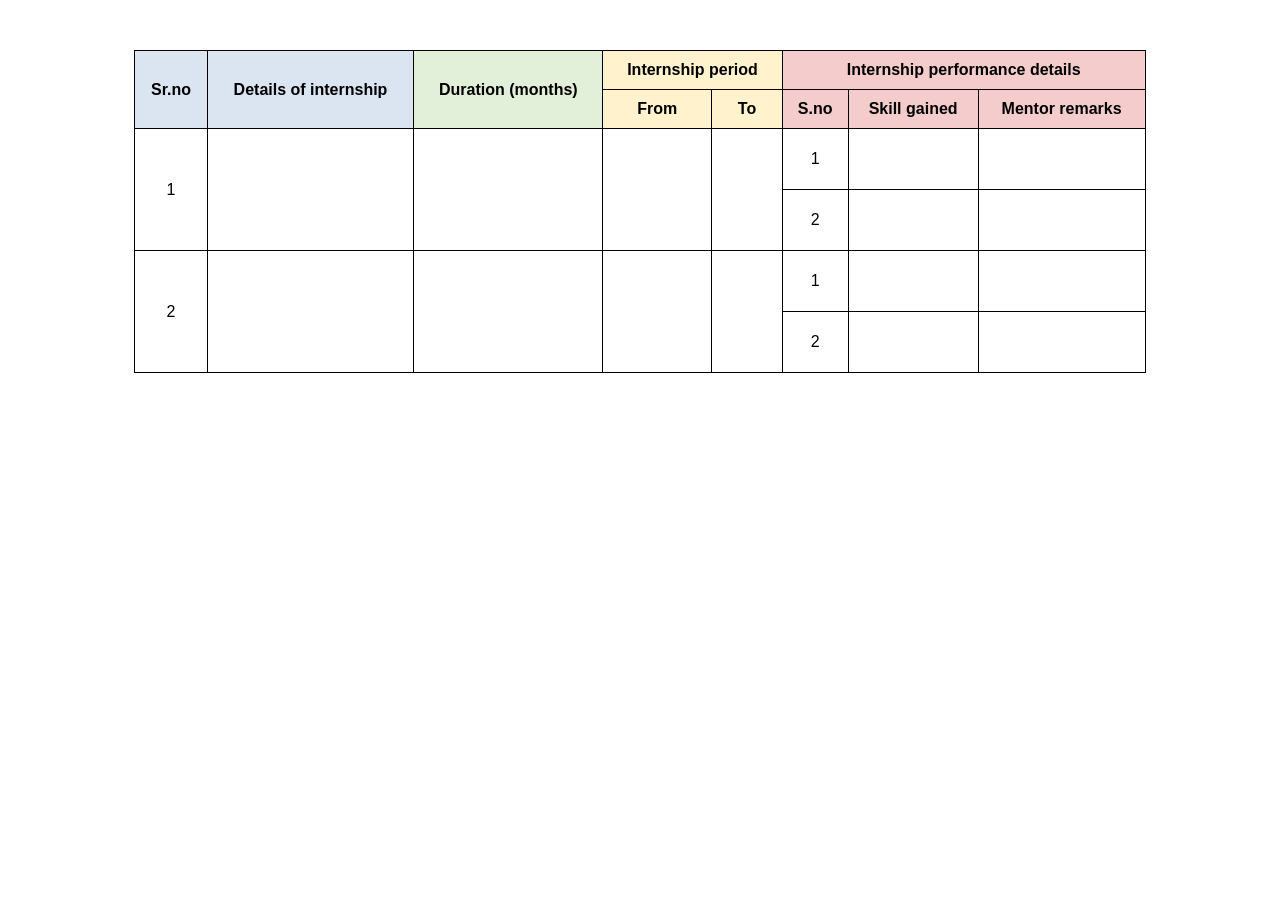
<file: Assignments/Assignment-1/q1.html>
<!DOCTYPE html>
<html>
<head>
    <title>Internship Details</title>

    <style>
        table {
            width: 80%;
            margin: 50px auto;
            border-collapse: collapse;
            text-align: center;
            font-family: Arial, sans-serif;
        }

        th, td {
            border: 1px solid black;
            padding: 10px;
        }

        th {
            background-color: #dbe5f1;
            font-weight: bold;
        }

        .duration {
            background-color: #e2f0d9;
        }

        .period {
            background-color: #fff2cc;
        }

        .performance {
            background-color: #f4cccc;
        }

        td {
            height: 40px;
        }
    </style>
</head>

<body>

    <table>
        <tr>
            <th rowspan="2">Sr.no</th>
            <th rowspan="2">Details of internship</th>
            <th rowspan="2" class="duration">Duration (months)</th>
            <th colspan="2" class="period">Internship period</th>
            <th colspan="3" class="performance">Internship performance details</th>
        </tr>

        <tr>
            <th class="period">From</th>
            <th class="period">To</th>
            <th class="performance">S.no</th>
            <th class="performance">Skill gained</th>
            <th class="performance">Mentor remarks</th>
        </tr>

        <tr>
            <td rowspan="2">1</td>
            <td rowspan="2"></td>
            <td rowspan="2"></td>
            <td rowspan="2"></td>
            <td rowspan="2"></td>
            <td>1</td>
            <td></td>
            <td></td>
        </tr>

        <tr>
            <td>2</td>
            <td></td>
            <td></td>
        </tr>

        <tr>
            <td rowspan="2">2</td>
            <td rowspan="2"></td>
            <td rowspan="2"></td>
            <td rowspan="2"></td>
            <td rowspan="2"></td>
            <td>1</td>
            <td></td>
            <td></td>
        </tr>

        <tr>
            <td>2</td>
            <td></td>
            <td></td>
        </tr>
    </table>

</body>
</html>
</file>
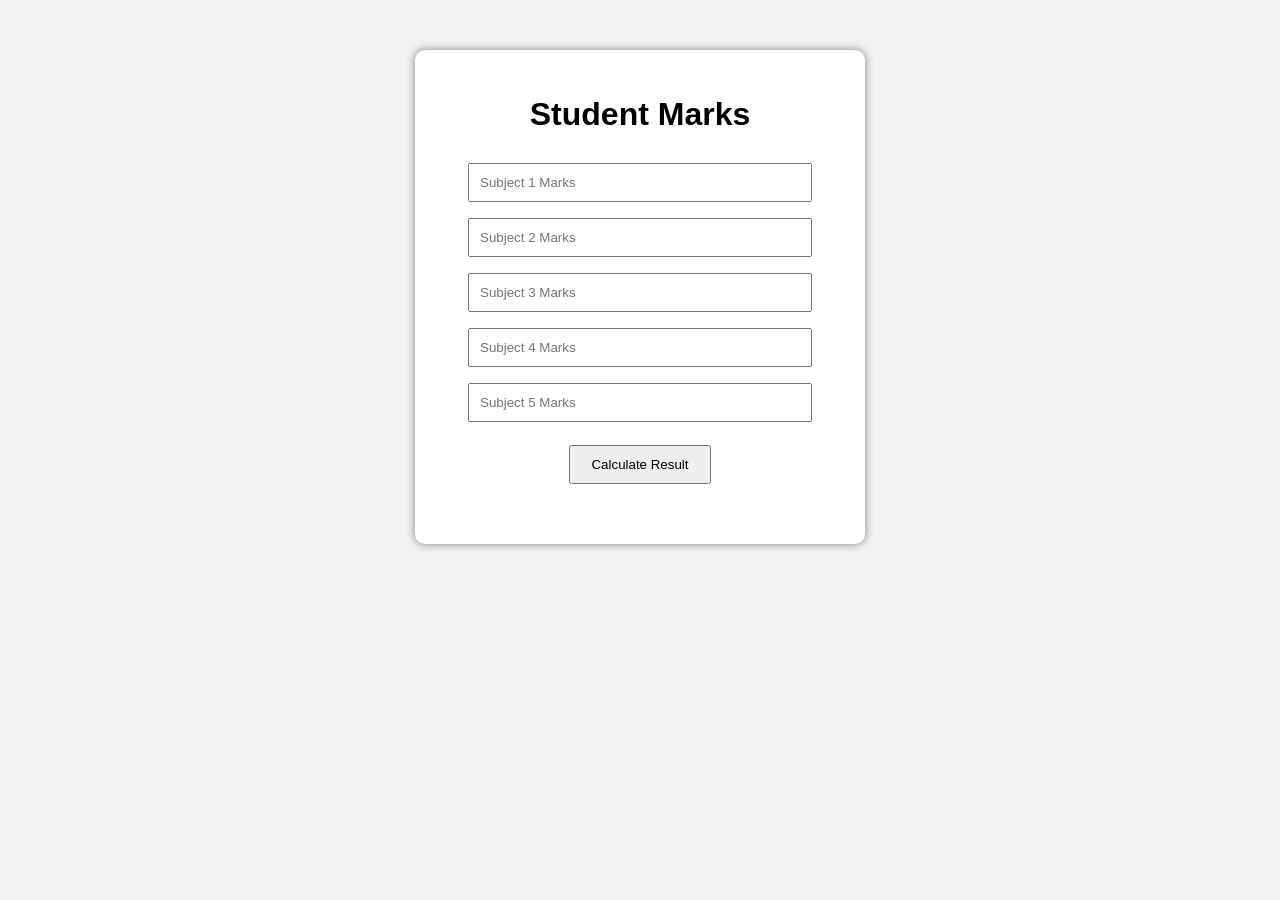
<file: Assignments/Assignment-1/q2.html>
<!DOCTYPE html>
<html>
<head>
    <title>Student Marks</title>

    <style>
        body {
            font-family: Arial, sans-serif;
            background-color: #f2f2f2;
            text-align: center;
        }

        .container {
            width: 400px;
            margin: 50px auto;
            padding: 25px;
            background-color: white;
            border-radius: 10px;
            box-shadow: 0 0 10px gray;
        }

        input {
            width: 80%;
            padding: 10px;
            margin: 8px;
        }

        button {
            padding: 10px 20px;
            margin: 15px;
            cursor: pointer;
        }

        #result {
            margin-top: 20px;
            font-size: 18px;
        }

        .error {
            color: red;
        }
    </style>
</head>

<body>

    <div class="container">

        <h1>Student Marks</h1>

        <input type="number" id="mark1" placeholder="Subject 1 Marks">
        <input type="number" id="mark2" placeholder="Subject 2 Marks">
        <input type="number" id="mark3" placeholder="Subject 3 Marks">
        <input type="number" id="mark4" placeholder="Subject 4 Marks">
        <input type="number" id="mark5" placeholder="Subject 5 Marks">

        <br>

        <button onclick="calculateResult()">Calculate Result</button>

        <div id="result"></div>

    </div>

    <script>
        function calculateResult() {

            let marks = [
                Number(document.getElementById("mark1").value),
                Number(document.getElementById("mark2").value),
                Number(document.getElementById("mark3").value),
                Number(document.getElementById("mark4").value),
                Number(document.getElementById("mark5").value)
            ];

            // Validate marks
            for (let i = 0; i < marks.length; i++) {

                if (marks[i] < 0 || marks[i] > 100 || isNaN(marks[i])) {
                    document.getElementById("result").innerHTML =
                        "<p class='error'>Error: Each mark must be between 0 and 100.</p>";
                    return;
                }
            }

            let total = 0;

            for (let i = 0; i < marks.length; i++) {
                total += marks[i];
            }

            let percentage = total / 5;

            let grade;

            if (percentage >= 90) {
                grade = "A+";
            } 
            else if (percentage >= 80) {
                grade = "A";
            } 
            else if (percentage >= 70) {
                grade = "B";
            } 
            else if (percentage >= 60) {
                grade = "C";
            } 
            else if (percentage >= 50) {
                grade = "D";
            } 
            else {
                grade = "F";
            }

            let result;

            if (marks.some(mark => mark < 35)) {
                result = "Fail";
            } 
            else {
                result = "Pass";
            }

            document.getElementById("result").innerHTML =
                "<p><b>Total:</b> " + total + " / 500</p>" +
                "<p><b>Percentage:</b> " + percentage.toFixed(2) + "%</p>" +
                "<p><b>Grade:</b> " + grade + "</p>" +
                "<p><b>Result:</b> " + result + "</p>";
        }
    </script>

</body>
</html>
</file>
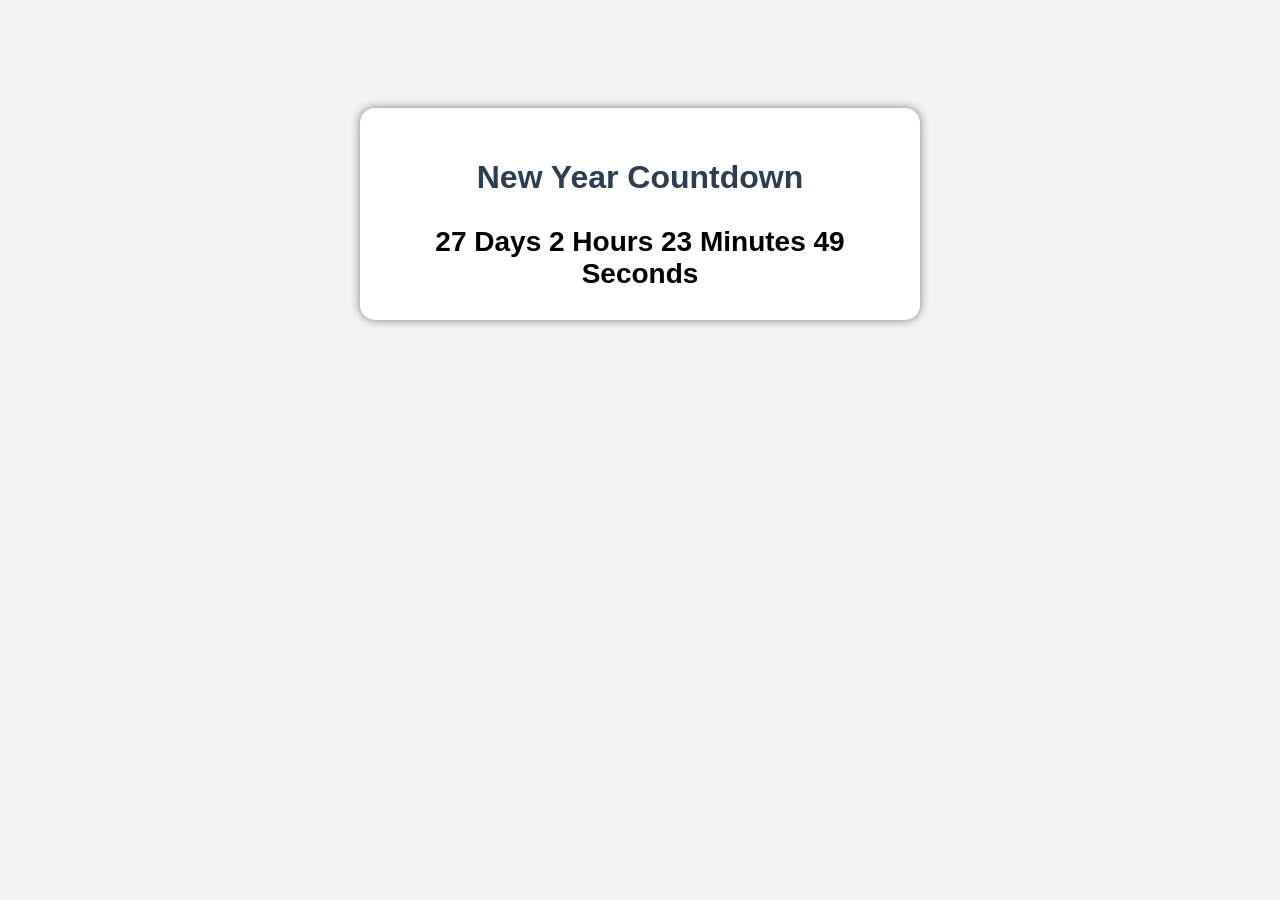
<file: Assignments/Assignment-1/q3.html>
<!DOCTYPE html>
<html>
<head>
    <title>New Year Countdown</title>

    <style>
        body {
            font-family: Arial, sans-serif;
            background-color: #f2f2f2;
            text-align: center;
            padding-top: 100px;
        }

        .container {
            width: 500px;
            margin: auto;
            padding: 30px;
            background-color: white;
            border-radius: 15px;
            box-shadow: 0 0 10px gray;
        }

        h1 {
            color: #2c3e50;
        }

        #countdown {
            font-size: 28px;
            font-weight: bold;
            margin-top: 30px;
        }
    </style>
</head>

<body>

    <div class="container">

        <h1>New Year Countdown</h1>

        <div id="countdown"></div>

    </div>

    <script>

        function countdown() {

            let now = new Date();

            let newYear = new Date(now.getFullYear() + 1, 0, 1);

            let difference = newYear - now;

            let days = Math.floor(difference / (1000 * 60 * 60 * 24));

            let hours = Math.floor(
                (difference / (1000 * 60 * 60)) % 24
            );

            let minutes = Math.floor(
                (difference / (1000 * 60)) % 60
            );

            let seconds = Math.floor(
                (difference / 1000) % 60
            );

            document.getElementById("countdown").innerHTML =
                days + " Days " +
                hours + " Hours " +
                minutes + " Minutes " +
                seconds + " Seconds";
        }

        countdown();

        setInterval(countdown, 1000);

    </script>

</body>
</html>
</file>
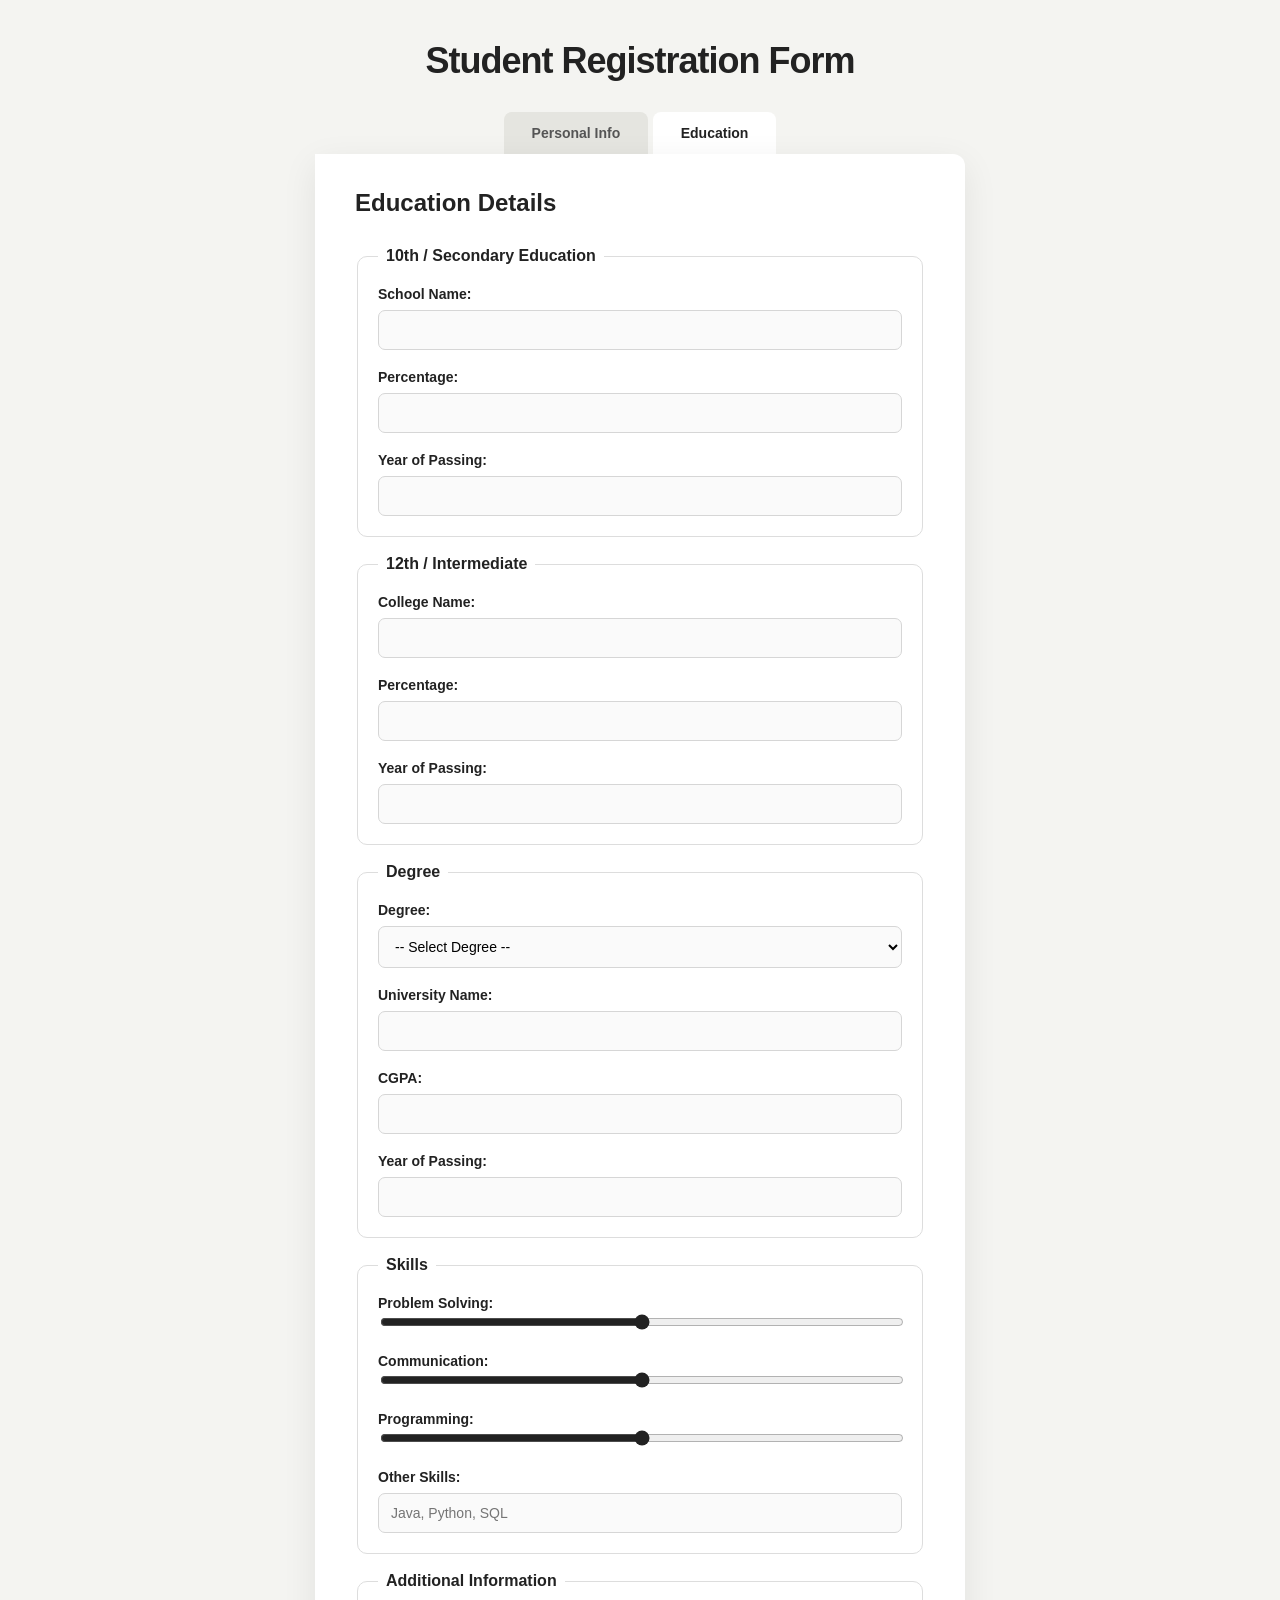
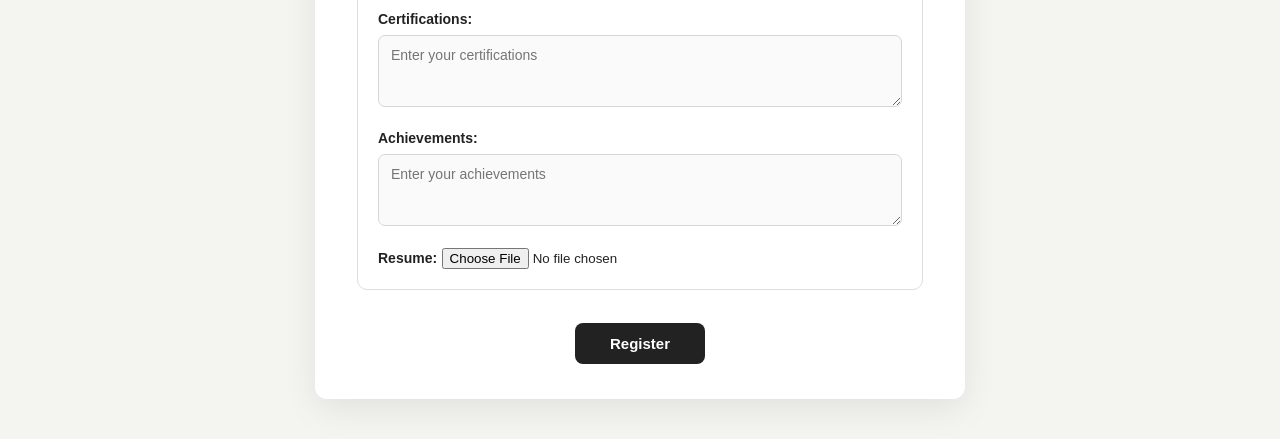
<file: LAB/week_2/education.html>
<!DOCTYPE html>
<html>
<head>
    <title>Student Registration Form</title>
    <link rel="stylesheet" href="style.css">
</head>

<body>

    <h1>Student Registration Form</h1>

    <nav>
        <a href="personal.html">Personal Info</a>
        <a href="education.html" class="active">Education</a>
    </nav>

    <form>

        <h2>Education Details</h2>

        <fieldset>

            <legend>10th / Secondary Education</legend>

            <label for="school10">School Name:</label>
            <input type="text" id="school10"
                   name="school10" required>

            <br><br>

            <label for="percentage10">Percentage:</label>
            <input type="number"
                   id="percentage10"
                   name="percentage10"
                   min="0"
                   max="100"
                   step="0.01"
                   required>

            <br><br>

            <label for="year10">Year of Passing:</label>
            <input type="number"
                   id="year10"
                   name="year10"
                   required>

        </fieldset>

        <br>

        <fieldset>

            <legend>12th / Intermediate</legend>

            <label for="college12">College Name:</label>
            <input type="text"
                   id="college12"
                   name="college12"
                   required>

            <br><br>

            <label for="percentage12">Percentage:</label>
            <input type="number"
                   id="percentage12"
                   name="percentage12"
                   min="0"
                   max="100"
                   step="0.01"
                   required>

            <br><br>

            <label for="year12">Year of Passing:</label>
            <input type="number"
                   id="year12"
                   name="year12"
                   required>

        </fieldset>

        <br>

        <fieldset>

            <legend>Degree</legend>

            <label for="degree">Degree:</label>

            <select id="degree" name="degree" required>
                <option value="">-- Select Degree --</option>
                <option value="btech">B.Tech</option>
                <option value="be">B.E</option>
                <option value="bsc">B.Sc</option>
                <option value="bca">BCA</option>
                <option value="bcom">B.Com</option>
                <option value="ba">B.A</option>
                <option value="bba">BBA</option>
                <option value="other">Other</option>
            </select>

            <br><br>

            <label for="university">University Name:</label>
            <input type="text"
                   id="university"
                   name="university"
                   required>

            <br><br>

            <label for="cgpa">CGPA:</label>
            <input type="number"
                   id="cgpa"
                   name="cgpa"
                   min="0"
                   max="10"
                   step="0.01"
                   required>

            <br><br>

            <label for="yearDegree">Year of Passing:</label>
            <input type="number"
                   id="yearDegree"
                   name="yearDegree"
                   required>

        </fieldset>

        <br>

        <fieldset>

            <legend>Skills</legend>

            <label for="problemSolving">
                Problem Solving:
            </label>

            <input type="range"
                   id="problemSolving"
                   name="problemSolving"
                   min="0"
                   max="100"
                   value="50">

            <br><br>

            <label for="communication">
                Communication:
            </label>

            <input type="range"
                   id="communication"
                   name="communication"
                   min="0"
                   max="100"
                   value="50">

            <br><br>

            <label for="programming">
                Programming:
            </label>

            <input type="range"
                   id="programming"
                   name="programming"
                   min="0"
                   max="100"
                   value="50">

            <br><br>

            <label for="skills">Other Skills:</label>

            <input type="text"
                   id="skills"
                   name="skills"
                   placeholder="Java, Python, SQL">

        </fieldset>

        <br>

        <fieldset>

            <legend>Additional Information</legend>

            <label for="certifications">
                Certifications:
            </label>

            <textarea id="certifications"
                      name="certifications"
                      rows="3"
                      placeholder="Enter your certifications"></textarea>

            <br><br>

            <label for="achievements">
                Achievements:
            </label>

            <textarea id="achievements"
                      name="achievements"
                      rows="3"
                      placeholder="Enter your achievements"></textarea>

            <br><br>

            <label for="resume">Resume:</label>

            <input type="file"
                   id="resume"
                   name="resume"
                   accept=".pdf,.doc,.docx">

        </fieldset>

        <br>

        <button type="submit">Register</button>

    </form>

</body>
</html>
</file>
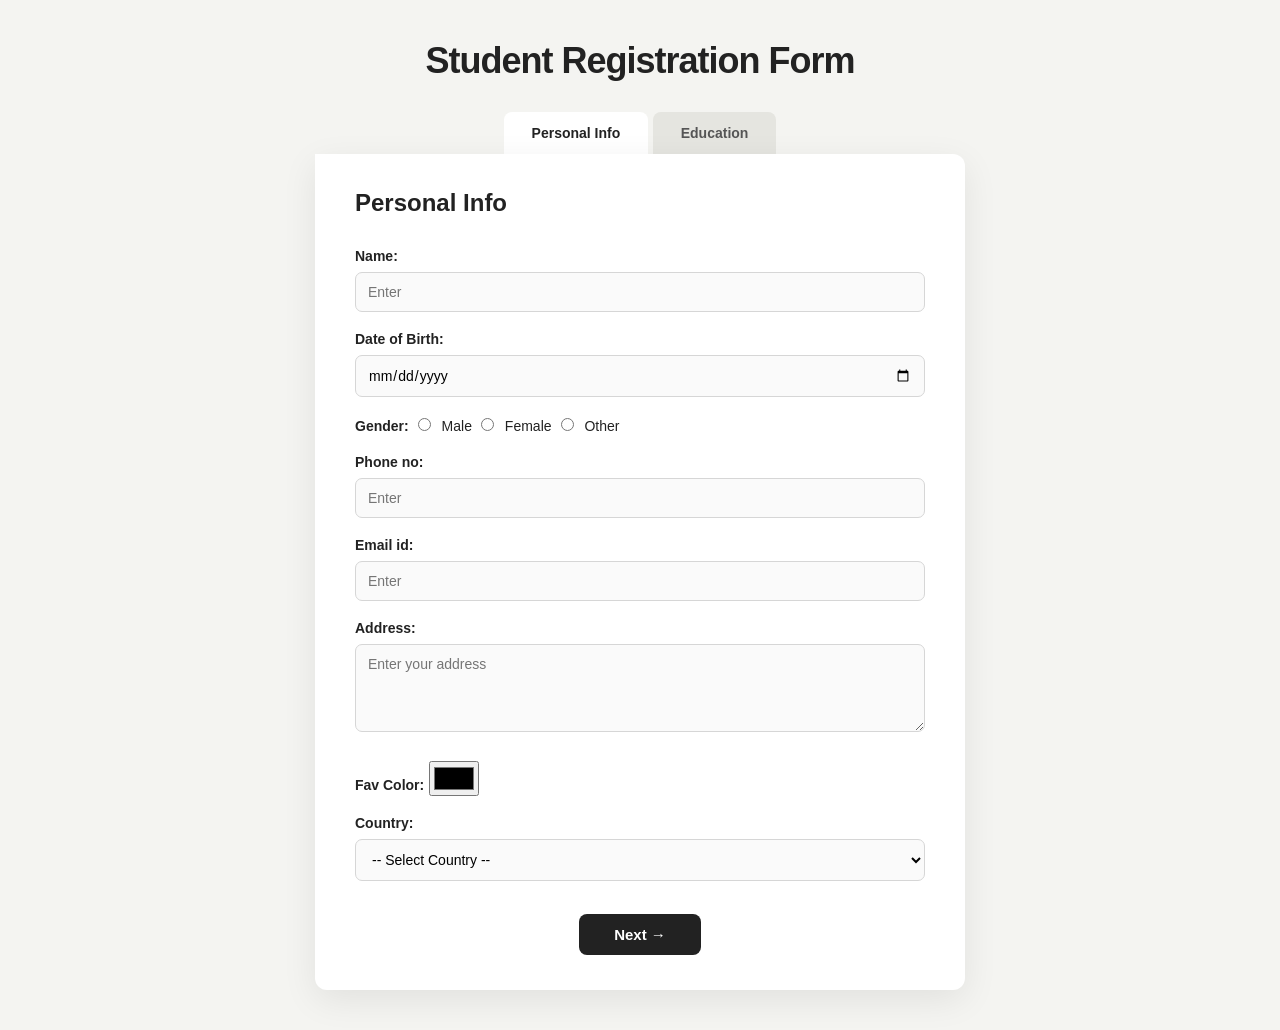
<file: LAB/week_2/personal.html>
<!DOCTYPE html>
<html>
<head>
    <title>Student Registration Form</title>
    <link rel="stylesheet" href="style.css">
</head>

<body>

    <h1>Student Registration Form</h1>

    <nav>
        <a href="personal.html" class="active">Personal Info</a>
        <a href="education.html">Education</a>
    </nav>

    <form>

        <h2>Personal Info</h2>

        <label for="name">Name:</label>
        <input type="text" id="name" name="name"
               placeholder="Enter" required>

        <br><br>

        <label for="age">Date of Birth:</label>
        <input type="date" id="age" name="age" required>

        <br><br>

        <label>Gender:</label>

        <input type="radio" id="male" name="gender" value="male">
        <label for="male">Male</label>

        <input type="radio" id="female" name="gender" value="female">
        <label for="female">Female</label>

        <input type="radio" id="other" name="gender" value="other">
        <label for="other">Other</label>

        <br><br>

        <label for="phno">Phone no:</label>
        <input type="tel" id="phno" name="phno"
               placeholder="Enter"
               pattern="[0-9]{10}"
               required>

        <br><br>

        <label for="email">Email id:</label>
        <input type="email" id="email" name="email"
               placeholder="Enter" required>

        <br><br>

        <label for="address">Address:</label>
        <textarea id="address" name="address"
                  rows="4"
                  placeholder="Enter your address"
                  required></textarea>

        <br><br>

        <label for="color">Fav Color:</label>
        <input type="color" id="color" name="color">

        <br><br>

        <label for="country">Country:</label>

        <select id="country" name="country" required>
            <option value="">-- Select Country --</option>
            <option value="IN">India</option>
            <option value="US">United States</option>
            <option value="UK">United Kingdom</option>
            <option value="CA">Canada</option>
            <option value="AU">Australia</option>
            <option value="DE">Germany</option>
            <option value="FR">France</option>
            <option value="JP">Japan</option>
            <option value="SG">Singapore</option>
            <option value="AE">United Arab Emirates</option>
        </select>

        <br><br>

        <button type="button"
                onclick="location.href='education.html'">
            Next →
        </button>

    </form>

</body>
</html>
</file>
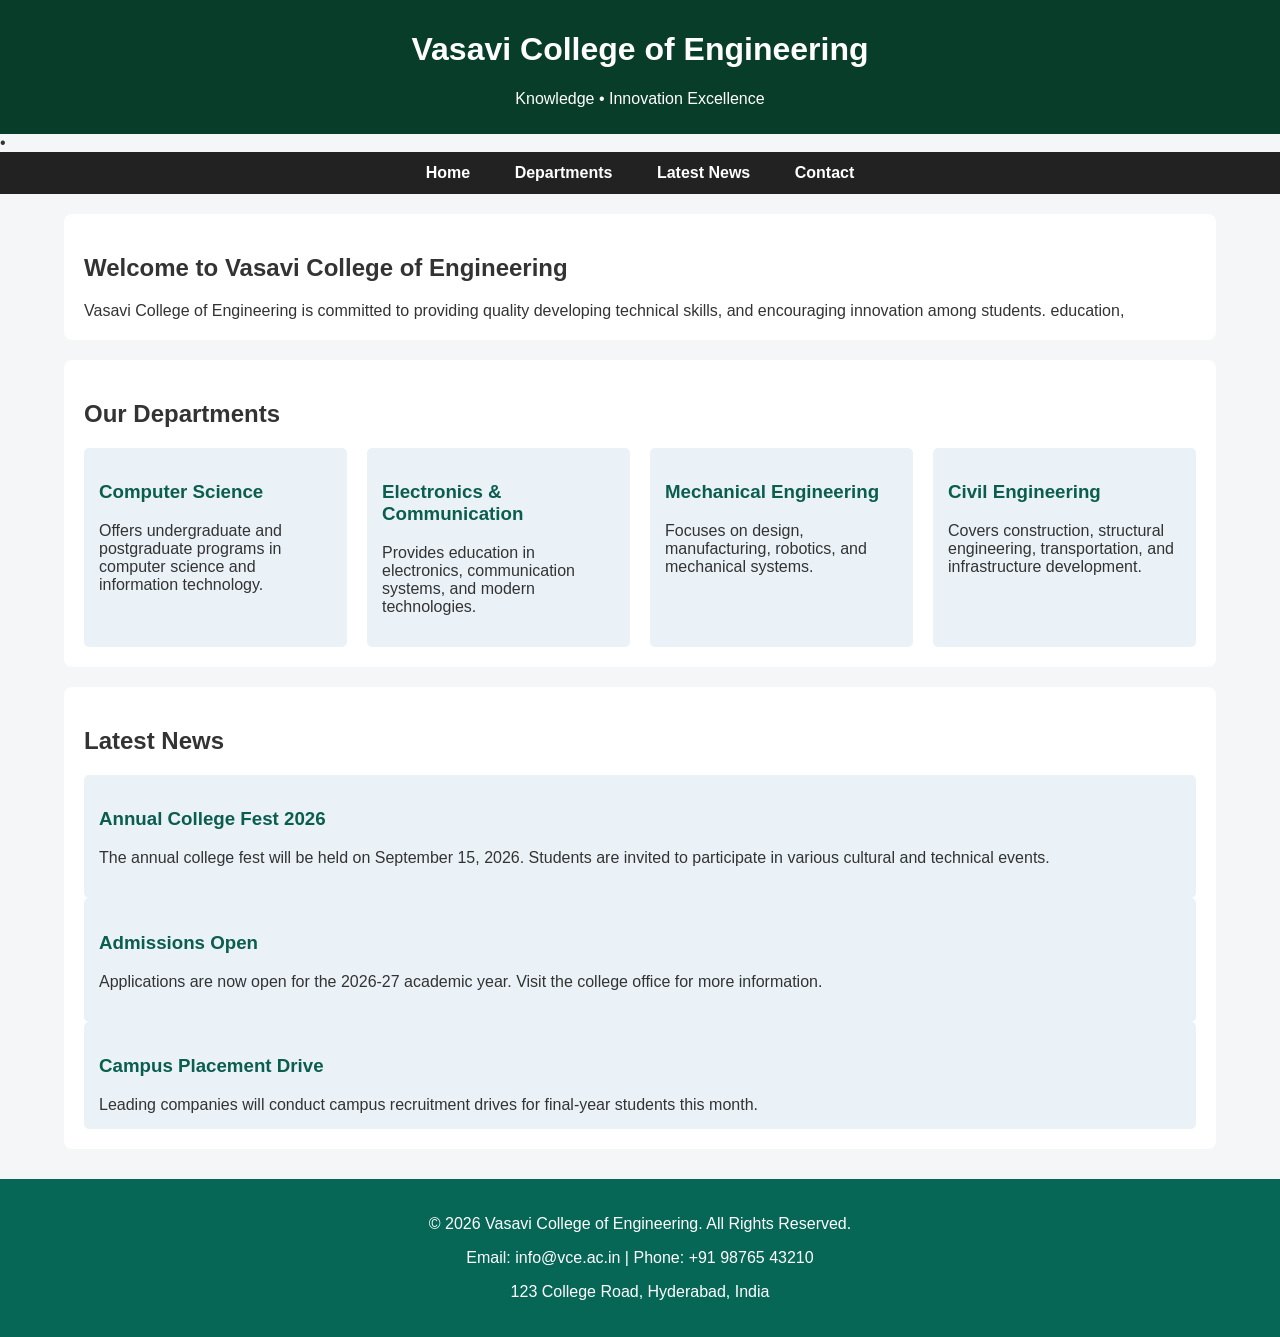
<file: LAB/week_3/clg_website.html>
<!DOCTYPE html> 
<html lang="en"> 
<head> 
<meta charset="UTF-8"> 
<meta name="viewport" content="width=device-width, initial-scale=1.0"> 
<title>Vasavi College of Engineering</title> 
<style> 
body { 
font-family: Arial, sans-serif; 
margin: 0; 
background-color: #f4f6f8; 
color: #333; 
} 
header { 
background-color: #083d29; 
color: white; 
text-align: center; 
padding: 10px; 
} 
nav { 
background-color: #222; 

padding : 12px; 
text-align : center; }
nav a { 
color: white; 
text-decoration: none; 
margin: 0 20px; 
font-weight: bold; 
} 
nav a:hover { 
color: #ffcc00; 
} 
main { 
width: 90%; 
margin: 20px auto; 
} 
section { 
background-color: white; 
padding: 20px; 
margin-bottom: 20px; 
border-radius: 8px; 
} 
.departments { 
display: flex; 
gap: 20px; 
flex-wrap: wrap; 
} 
article { 
background-color: #eaf2f8; 
padding: 15px; 
flex: 1; 
min-width: 200px; 
border-radius: 5px; 
} 
article h3 { 
color: #0b5d4e; 
} 
footer { 
background-color: #066757; 
color: white; 
text-align: center; 
padding: 20px; 
margin-top: 30px; 
} 
</style> 
</head> 
<body> 
<header> 
<h1>Vasavi College of Engineering</h1> 
<p>Knowledge • Innovation Excellence</p> 
</header> 
• 
<nav> 
<a href="#home">Home</a> 
<a href="#departments">Departments</a> 
<a href="#news">Latest News</a> 
<a href="#contact">Contact</a> 
</nav> 
<main> 
<section id="home"> 
<h2>Welcome to Vasavi College of Engineering</h2> 
<p> 
</p> 
Vasavi College of Engineering is committed to providing quality 
developing technical skills, and encouraging innovation among students. 
education, 
</section> 
<section id="departments"> 
<h2>Our Departments</h2> 
<div class="departments"> 
<article> 
<h3>Computer Science</h3> 
<p> 
</p> 
Offers undergraduate and postgraduate programs 
in computer science and information technology. 
</article> 
<article> 
<h3>Electronics & Communication</h3> 
<p> 
Provides education in electronics, communication systems, and modern technologies. 
</p> </article> 
<article> 
<h3>Mechanical Engineering</h3> 
<p> 
Focuses on design, manufacturing, robotics, and mechanical systems. 
</p> 
</article> 
<article> 
<h3>Civil Engineering</h3> 
<p> 
Covers construction, structural engineering, transportation, and infrastructure development. 
</p> 
</article> 
</div> 
</section> 
<section id="news"> 
<h2>Latest News</h2> 
<article> 
<h3>Annual College Fest 2026</h3> 
<p> 
The annual college fest will be held on September 15, 
2026. Students are invited to participate in various 
cultural and technical events. 
</p> 
</article> 
<article> 
<h3>Admissions Open</h3> 
<p> 
Applications are now open for the 2026-27 academic year. 
Visit the college office for more information. 
</p> 
</article> 
<article> 
<h3>Campus Placement Drive</h3> 
<p> 
</p> 
Leading companies will conduct campus recruitment drives for final-year students this month. 
</article> 
</section> 
</main> 
<footer id="contact"> 
<p>&copy; 2026 Vasavi College of Engineering. All Rights Reserved.</p> 
<p>Email: info@vce.ac.in | Phone: +91 98765 43210</p> 
<p>123 College Road, Hyderabad, India</p> 
</footer> 
</body> 
</html>
</file>
<file: LAB/week_2/style.css>
* {
    box-sizing: border-box;
}

body {
    margin: 0;
    padding: 40px 20px;

    background-color: #f4f4f1;

    font-family: Arial, sans-serif;
    color: #222;

    display: flex;
    flex-direction: column;
    align-items: center;
}

/* Main heading */

h1 {
    font-size: 36px;
    margin: 0 0 30px;
    text-align: center;
    letter-spacing: -1px;
}

/* Tabs */

nav {
    margin-bottom: 0;
}

nav a {
    display: inline-block;

    padding: 13px 28px;

    text-decoration: none;

    color: #555;
    background-color: #e5e5e0;

    font-size: 14px;
    font-weight: bold;

    border-radius: 8px 8px 0 0;
}

nav a:hover {
    background-color: #d8d8d3;
}

nav a.active {
    background-color: white;
    color: #222;
}

/* Form */

form {
    width: 650px;
    max-width: 100%;

    padding: 35px 40px;

    background-color: white;

    border-radius: 0 12px 12px 12px;

    box-shadow: 0 10px 35px rgba(0, 0, 0, 0.08);
}

h2 {
    margin-top: 0;
    margin-bottom: 30px;

    font-size: 24px;
}

/* Labels */

label {
    font-size: 14px;
    font-weight: 600;
}

/* Inputs */

input[type="text"],
input[type="date"],
input[type="tel"],
input[type="email"],
input[type="number"],
select,
textarea {
    width: 100%;

    padding: 11px 12px;

    margin-top: 7px;

    border: 1px solid #d6d6d6;
    border-radius: 7px;

    background-color: #fafafa;

    font-family: Arial, sans-serif;
    font-size: 14px;

    outline: none;
}

input:focus,
select:focus,
textarea:focus {
    border-color: #333;
    background-color: white;
}

textarea {
    resize: vertical;
}

/* Gender */

input[type="radio"] {
    accent-color: #222;
}

input[type="radio"] + label {
    font-weight: normal;
    margin-left: 3px;
}

/* Color */

input[type="color"] {
    width: 50px;
    height: 35px;

    margin-top: 7px;

    cursor: pointer;
}

/* Range */

input[type="range"] {
    width: 100%;
    accent-color: #222;
}

/* Fieldsets */

fieldset {
    border: 1px solid #ddd;
    border-radius: 10px;

    padding: 20px;
}

legend {
    padding: 0 8px;
    font-weight: bold;
}

/* Button */

button {
    display: block;

    margin: 15px auto 0;

    padding: 12px 35px;

    border: none;
    border-radius: 8px;

    background-color: #222;
    color: white;

    font-size: 15px;
    font-weight: bold;

    cursor: pointer;
}

button:hover {
    background-color: #444;
}
</file>
